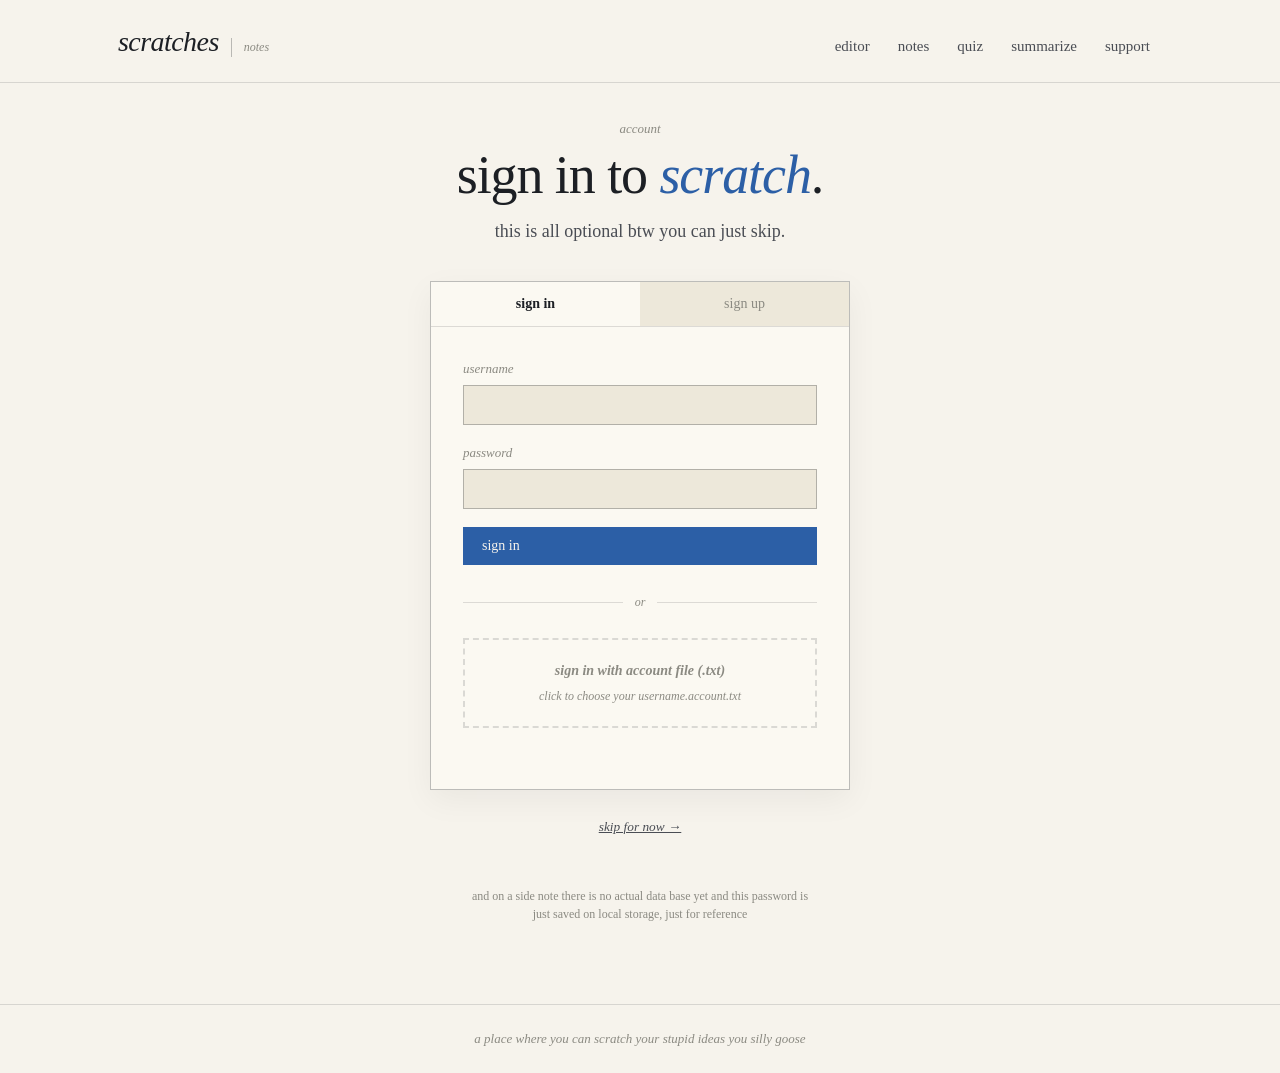
<file: pages/login.html>
<!DOCTYPE html>
<html lang="en">
<head>
  <meta charset="UTF-8" />
  <meta name="viewport" content="width=device-width, initial-scale=1.0" />
  <title>sign in - scratch</title>
  <link rel="stylesheet" href="../styles/styles.css" />
</head>
<body data-page="login">

  <header class="site-header">
    <div class="header-inner">
      <a class="brand" href="../index.html">
        <span class="brand-mark">scratches</span>
        <span class="brand-tag">notes</span>
      </a>
      <nav class="nav">
        <a href="../index.html">editor</a>
        <a href="notes.html">notes</a>
        <a href="quiz.html">quiz</a>
        <a href="summarize.html">summarize</a>
        <a href="support.html">support</a>
      </nav>
    </div>
  </header>

  <main>

    <div class="auth-page">

      <span class="eyebrow" style="text-align: center; display: block;">account</span>
      <h1 class="display" style="text-align: center;">sign in to <em>scratch</em>.</h1>
      <p class="lead" style="text-align: center; margin: 0 auto 36px;">
        this is all optional btw you can just skip.
      </p>

      <div class="auth-card">

        <div class="auth-tabs">
          <button class="auth-tab active" data-tab="signin">sign in</button>
          <button class="auth-tab" data-tab="signup">sign up</button>
        </div>

        <form class="auth-form active" id="form-signin" autocomplete="off">
          <div class="field">
            <label for="signin-user">username</label>
            <input type="text" id="signin-user" autocomplete="username" />
          </div>
          <div class="field">
            <label for="signin-pass">password</label>
            <input type="password" id="signin-pass" autocomplete="current-password" />
          </div>

          <button type="submit" class="btn accent" style="width: 100%;">sign in</button>

          <div class="auth-divider"><span>or</span></div>

          <label class="file-drop">
            <input type="file" id="signin-file" accept=".txt,text/plain" hidden />
            <span class="file-drop-label">sign in with account file (.txt)</span>
            <span class="file-drop-hint">click to choose your <em>username.account.txt</em></span>
          </label>

          <div class="auth-msg" id="signin-msg"></div>
        </form>

        <form class="auth-form" id="form-signup" autocomplete="off">
          <div class="field">
            <label for="signup-user">choose a username</label>
            <input type="text" id="signup-user" autocomplete="username" />
          </div>
          <div class="field">
            <label for="signup-pass">password</label>
            <input type="password" id="signup-pass" autocomplete="new-password" />
          </div>
          <div class="field">
            <label for="signup-pass2">confirm password</label>
            <input type="password" id="signup-pass2" autocomplete="new-password" />
          </div>

          <button type="submit" class="btn accent" style="width: 100%;">create account</button>

          <p class="auth-fineprint">
           You will have a txt file downloaded upon log in, it is totally useless throw it delete it do whatever lol.
          </p>

          <div class="auth-msg" id="signup-msg"></div>
        </form>

      </div>

      <div class="auth-skip-row">
        <button type="button" class="auth-skip-btn" id="auth-skip">skip for now →</button>
      </div>

      <p class="auth-disclaimer">
        and on a side note there is no actual data base yet and this password is just saved on local storage, just for reference
      </p>

    </div>

  </main>

  <footer class="site-footer">
    a place where you can scratch your stupid ideas you silly goose 
  </footer>

  <script src="../js/app.js"></script>
</body>
</html>
</file>
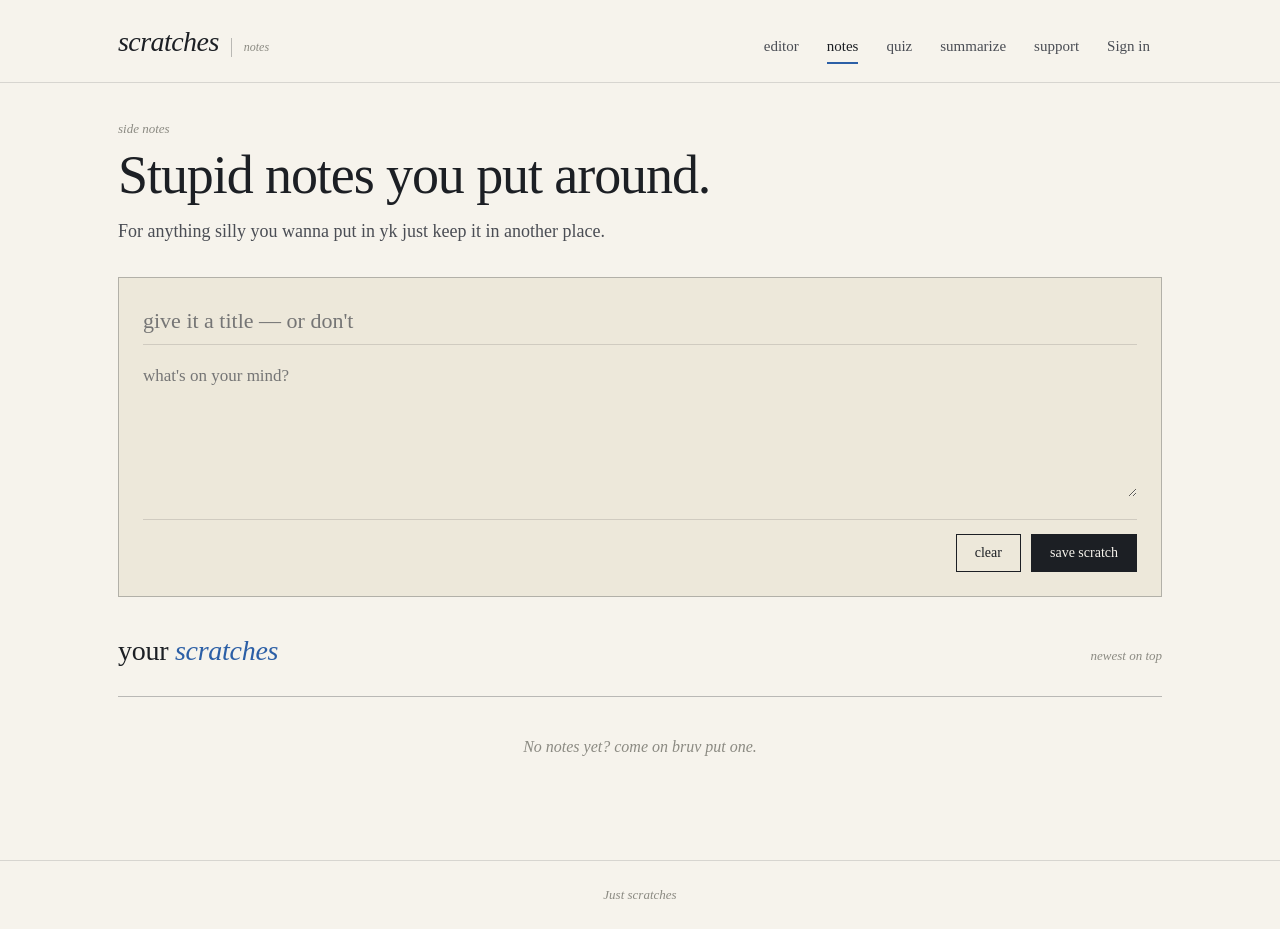
<file: pages/notes.html>
<!DOCTYPE html>
<html lang="en">
<head>
  <meta charset="UTF-8" />
  <meta name="viewport" content="width=device-width, initial-scale=1.0" />
  <title>notes - scratches</title>
  <link rel="stylesheet" href="../styles/styles.css" />
</head>
<body data-page="notes">

  <header class="site-header">
    <div class="header-inner">
      <a class="brand" href="../index.html">
        <span class="brand-mark">scratches</span>
        <span class="brand-tag">notes</span>
      </a>
      <nav class="nav">
        <a href="../index.html">editor</a>
        <a href="notes.html" class="active">notes</a>
        <a href="quiz.html">quiz</a>
        <a href="summarize.html">summarize</a>
        <a href="support.html">support</a>
      </nav>
    </div>
  </header>

  <main>

    <section class="section-head">
      <span class="eyebrow">side notes</span>
      <h1 class="display">Stupid notes you put around.</h1>
      <p class="lead">
        For anything silly you wanna put in yk just keep it in another place.
      </p>
    </section>

    <div class="note-editor">
      <input type="text" id="note-title" placeholder="give it a title — or don't" />
      <textarea id="note-body" placeholder="what's on your mind?"></textarea>
      <div class="note-actions">
        <button class="btn ghost" id="note-clear">clear</button>
        <button class="btn" id="note-save">save scratch</button>
      </div>
    </div>

    <div class="saved-header">
      <h2>your <em>scratches</em></h2>
      <span class="eyebrow" style="margin: 0;">newest on top</span>
    </div>

    <ul class="notes-list" id="notes-list"></ul>
    <div class="empty-state" id="notes-empty">No notes yet? come on bruv put one.</div>

  </main>

  <footer class="site-footer">
       Just scratches
  </footer>

  <script src="../js/app.js"></script>
</body>
</html>
</file>
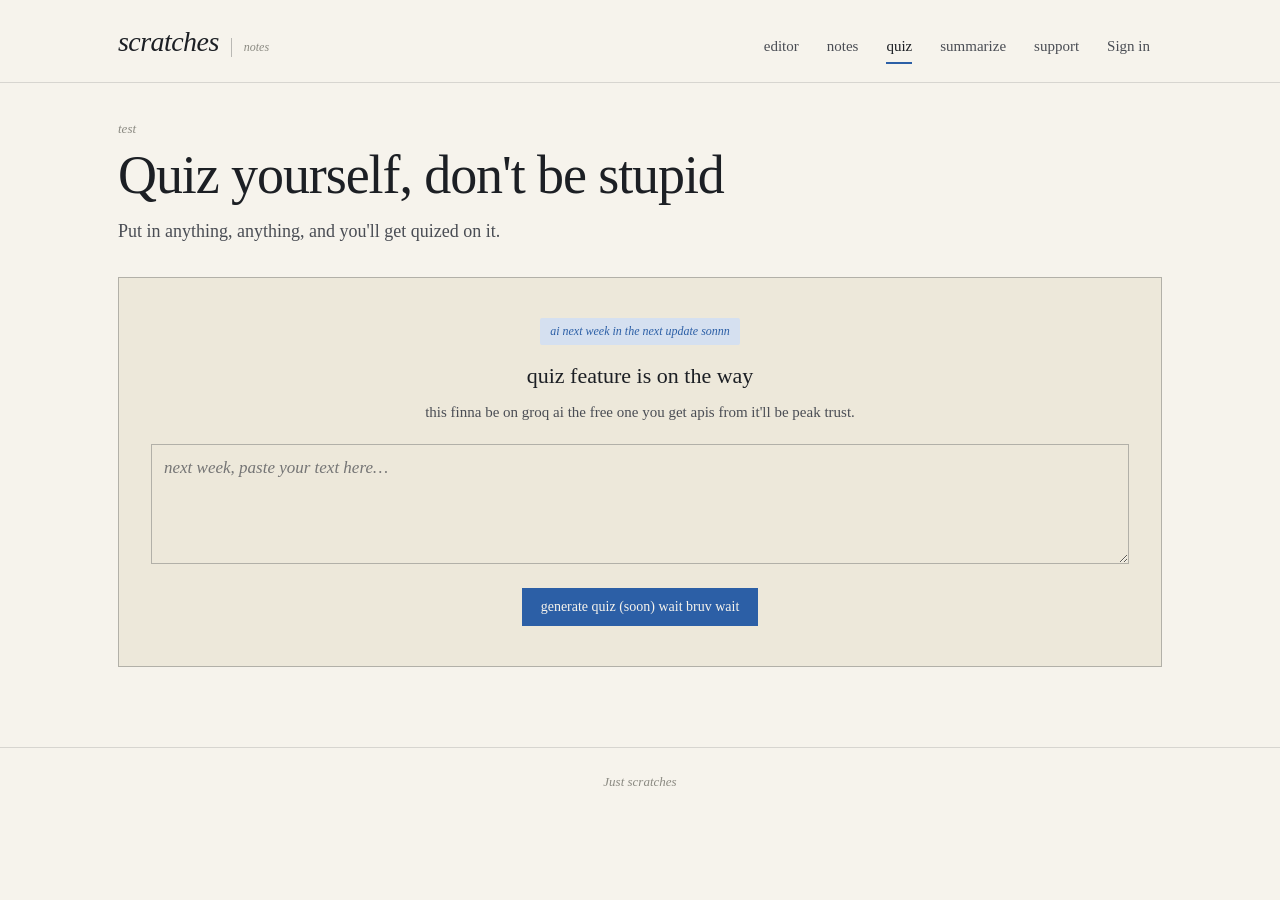
<file: pages/quiz.html>
<!DOCTYPE html>
<html lang="en">
<head>
  <meta charset="UTF-8" />
  <meta name="viewport" content="width=device-width, initial-scale=1.0" />
  <title>quiz - scratch</title>
  <link rel="stylesheet" href="../styles/styles.css" />
</head>
<body data-page="quiz">

  <header class="site-header">
    <div class="header-inner">
      <a class="brand" href="../index.html">
        <span class="brand-mark">scratches</span>
        <span class="brand-tag">notes</span>
      </a>
      <nav class="nav">
        <a href="../index.html">editor</a>
        <a href="notes.html">notes</a>
        <a href="quiz.html" class="active">quiz</a>
        <a href="summarize.html">summarize</a>
        <a href="support.html">support</a>
      </nav>
    </div>
  </header>

  <main>

    <section class="section-head">
      <span class="eyebrow">test</span>
      <h1 class="display">Quiz yourself, don't be stupid</h1>
      <p class="lead">
        Put in anything, anything, and you'll get quized on it.
      </p>
    </section>

    <div class="soon-panel">
      <span class="soon-badge">ai next week in the next update sonnn</span>
      <h3>quiz feature is on the way</h3>
      <p>
        this finna be on groq ai the free one you get apis from it'll be peak trust.
      </p>
      <textarea id="quiz-source-text" placeholder="next week, paste your text here…" disabled style="margin-bottom: 16px; min-height: 120px; font-style: italic;"></textarea>
      <button class="btn accent" id="quiz-coming-btn">generate quiz (soon) wait bruv wait</button>
    </div>

  </main>

  <footer class="site-footer">
       Just scratches
  </footer>

  <script src="../js/app.js"></script>
</body>
</html>
</file>
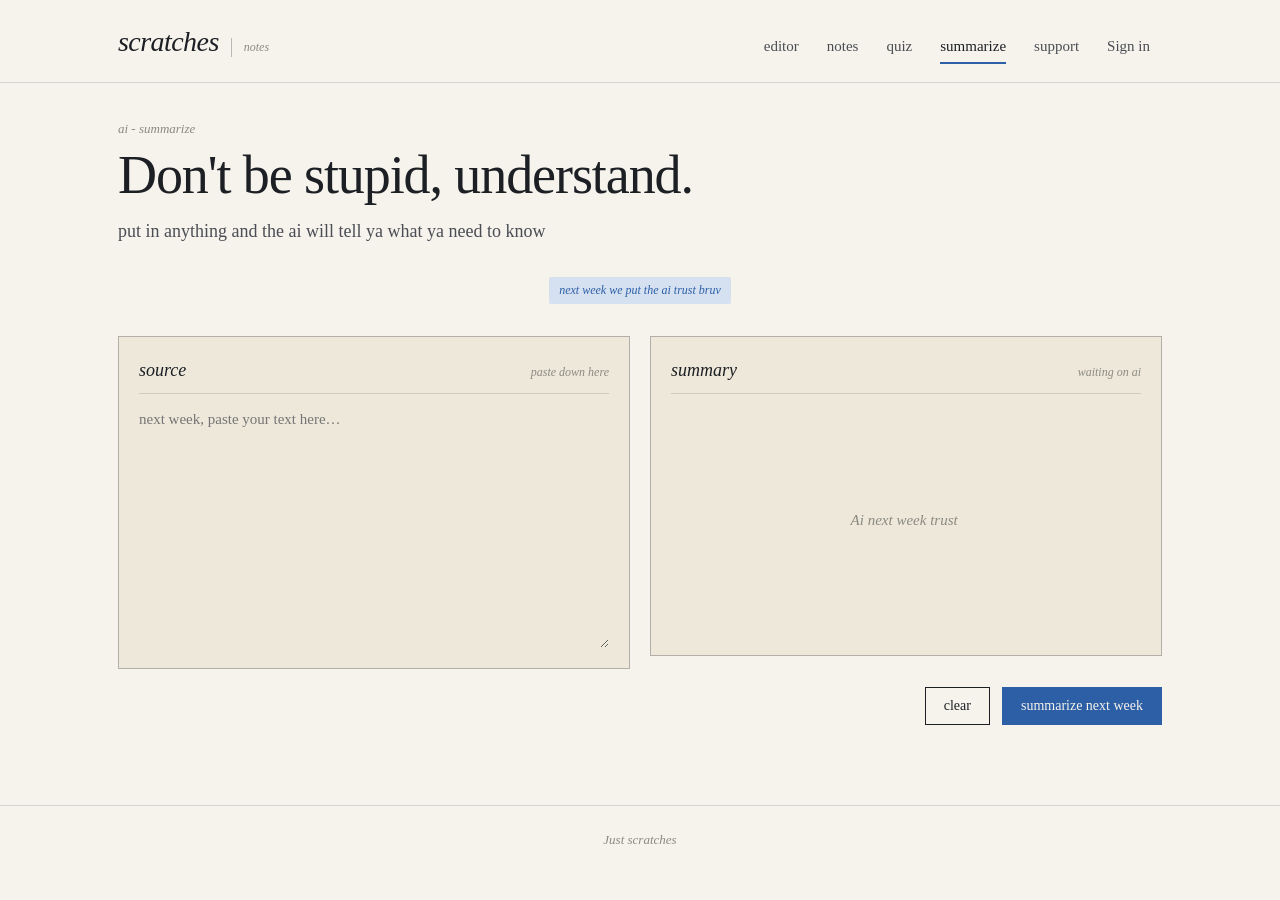
<file: pages/summarize.html>
<!DOCTYPE html>
<html lang="en">
<head>
  <meta charset="UTF-8" />
  <meta name="viewport" content="width=device-width, initial-scale=1.0" />
  <title>summarize - scratches</title>
  <link rel="stylesheet" href="../styles/styles.css" />
</head>
<body data-page="summarize">

  <header class="site-header">
    <div class="header-inner">
      <a class="brand" href="../index.html">
        <span class="brand-mark">scratches</span>
        <span class="brand-tag">notes</span>
      </a>
      <nav class="nav">
        <a href="../index.html">editor</a>
        <a href="notes.html">notes</a>
        <a href="quiz.html">quiz</a>
        <a href="summarize.html" class="active">summarize</a>
        <a href="support.html">support</a>
      </nav>
    </div>
  </header>

  <main>

    <section class="section-head">
      <span class="eyebrow">ai - summarize</span>
      <h1 class="display">Don't be stupid, understand.</h1>
      <p class="lead">
        put in anything and the ai will tell ya what ya need to know
      </p>
    </section>

    <div style="margin-bottom: 18px; text-align: center;">
      <span class="soon-badge">next week we put the ai trust bruv</span>
    </div>

    <div class="sum-grid">

      <div class="sum-panel">
        <div class="sum-panel-header">
          <div class="sum-panel-title">source</div>
          <div class="sum-panel-meta">paste down here</div>
        </div>
        <textarea id="sum-input" placeholder="next week, paste your text here…"></textarea>
      </div>

      <div class="sum-panel">
        <div class="sum-panel-header">
          <div class="sum-panel-title">summary</div>
          <div class="sum-panel-meta">waiting on ai</div>
        </div>
        <div class="sum-output empty" id="sum-output">Ai next week trust </div>
      </div>

    </div>

    <div class="sum-controls">
      <button class="btn ghost" id="sum-clear">clear</button>
      <button class="btn accent" id="sum-run">summarize next week</button>
    </div>

  </main>

  <footer class="site-footer">
       Just scratches
  </footer>

  <script src="../js/app.js"></script>
</body>
</html>
</file>
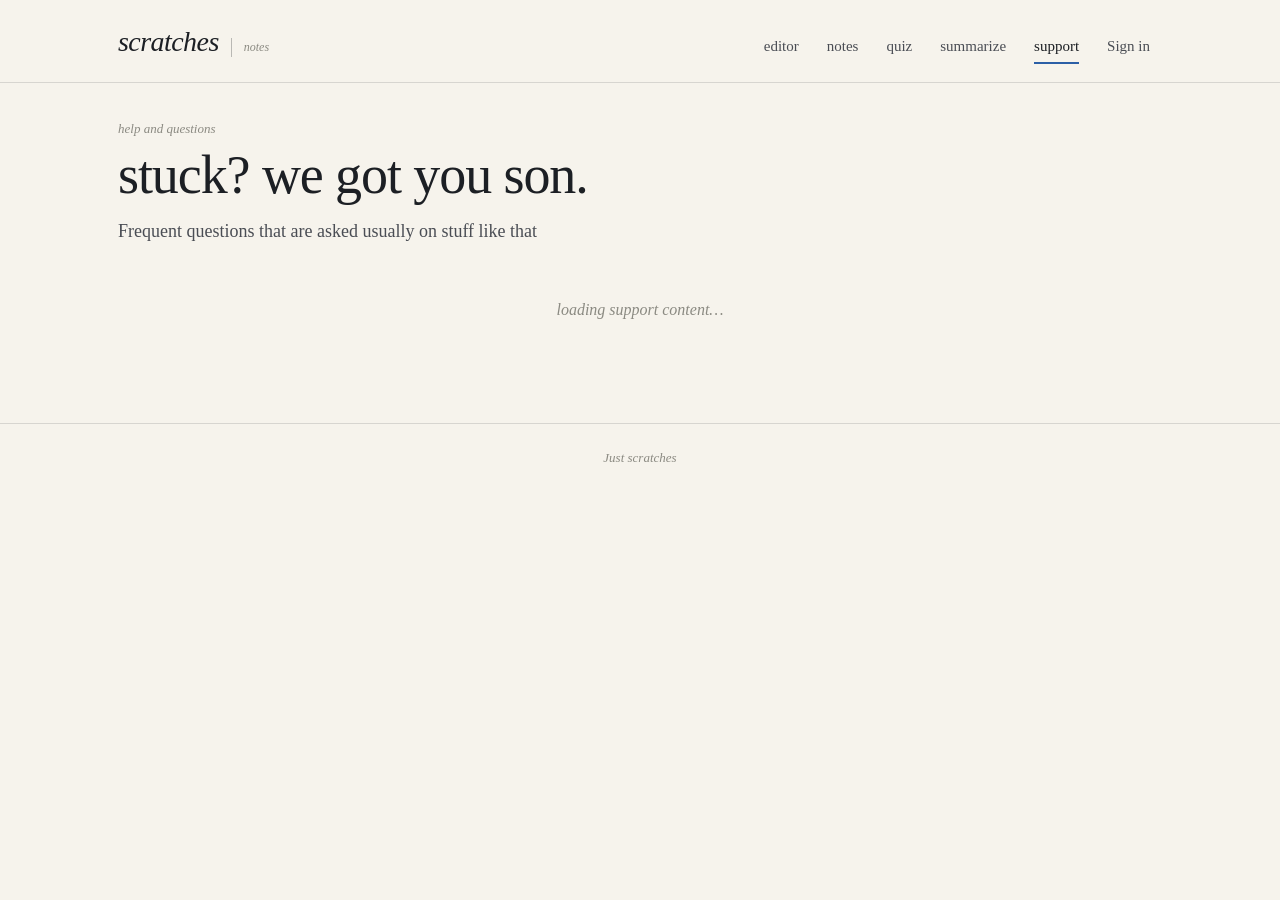
<file: pages/support.html>
<!DOCTYPE html>
<html lang="en">
<head>
  <meta charset="UTF-8" />
  <meta name="viewport" content="width=device-width, initial-scale=1.0" />
  <title>support - scratches</title>
  <link rel="stylesheet" href="../styles/styles.css" />
</head>
<body data-page="support">

  <header class="site-header">
    <div class="header-inner">
      <a class="brand" href="../index.html">
        <span class="brand-mark">scratches</span>
        <span class="brand-tag">notes</span>
      </a>
      <nav class="nav">
        <a href="../index.html">editor</a>
        <a href="notes.html">notes</a>
        <a href="quiz.html">quiz</a>
        <a href="summarize.html">summarize</a>
        <a href="support.html" class="active">support</a>
      </nav>
    </div>
  </header>

  <main>

    <section class="section-head">
      <span class="eyebrow">help and questions</span>
      <h1 class="display">stuck? we got you son.</h1>
      <p class="lead">
        Frequent questions that are asked usually on stuff like that
      </p>
    </section>

    <div id="support-content" class="md-content">
      <p class="md-loading">loading support content…</p>
    </div>

  </main>

  <footer class="site-footer">
       Just scratches
  </footer>

  <script src="../js/app.js"></script>
</body>
</html>
</file>
<file: styles/styles.css>
@import url('https://fonts.googleapis.com/css2?family=Amiri:ital,wght@0,400;0,700;1,400;1,700&family=Tinos:ital,wght@0,400;0,700;1,400;1,700&display=swap');

/*defined varaibles*/

:root {
  /*main paper colors*/
  --paper:        #f6f3ec;
  --paper-warm:   #ede8da;
  --paper-shade:  #e0d9c4;
  --sheet:        #fbf9f2;

  /*ink colors for more specific*/
  --ink:          #1c1f24;
  --ink-soft:     #4a4d54;
  --ink-faint:    #8b8a82;

  /* colors of the main theme */
  --accent:       #2c5fa6;
  --accent-soft:  #6a8fc8;
  --accent-pale:  #d5e0f0;

  /*rules*/
  --rule:         rgba(28, 31, 36, 0.14);
  --rule-strong:  rgba(28, 31, 36, 0.28);

  /* fonts — Times New Roman with Arabic fallback */
  --serif: 'Times New Roman', 'Tinos', 'Amiri', Times, serif;
  --mono:  'Times New Roman', 'Courier New', monospace;

  --max: 1100px;
}

/*clear and reset*/

* { box-sizing: border-box; margin: 0; padding: 0; }

html, body {
  background: var(--paper);
  color: var(--ink);
  font-family: var(--serif);
  font-size: 16px;
  line-height: 1.55;
  min-height: 100vh;
}

:lang(ar), [dir="rtl"] {
  font-size: 1.05em;
  line-height: 1.7;
}

a {
  color: var(--accent);
  text-decoration: underline;
  text-underline-offset: 3px;
}
a:hover { color: var(--ink); }

code {
  font-family: var(--mono);
  font-size: 0.9em;
  background: var(--paper-shade);
  padding: 1px 6px;
  border: 1px solid var(--rule);
}

/*navigation bar*/

.site-header {
  border-bottom: 1px solid var(--rule);
  background: var(--paper);
}

.header-inner {
  max-width: var(--max);
  margin: 0 auto;
  padding: 20px 28px 16px;
  display: flex;
  align-items: baseline;
  justify-content: space-between;
  gap: 24px;
  flex-wrap: wrap;
}

.brand {
  display: flex;
  align-items: baseline;
  gap: 12px;
  text-decoration: none;
  color: var(--ink);
}

.brand-mark {
  font-style: italic;
  font-weight: 400;
  font-size: 28px;
  letter-spacing: -0.02em;
}

.brand-tag {
  font-size: 12px;
  font-style: italic;
  color: var(--ink-faint);
  border-left: 1px solid var(--rule-strong);
  padding-left: 12px;
}

.nav { display: flex; gap: 4px; flex-wrap: wrap; }

.nav a {
  position: relative;
  padding: 8px 12px;
  font-size: 15px;
  color: var(--ink-soft);
  text-decoration: none;
}

.nav a:hover { color: var(--ink); }
.nav a.active { color: var(--ink); }
.nav a.active::after {
  content: '';
  position: absolute;
  left: 12px; right: 12px;
  bottom: 2px;
  height: 2px;
  background: var(--accent);
}

/*general layout*/

main {
  max-width: var(--max);
  margin: 0 auto;
  padding: 36px 28px 80px;
}

.hairline {
  border: none;
  border-top: 1px solid var(--rule);
  margin: 36px 0;
}

.eyebrow {
  display: block;
  font-size: 13px;
  font-style: italic;
  color: var(--ink-faint);
  margin-bottom: 8px;
}

h1.display {
  font-weight: 400;
  font-size: clamp(34px, 5vw, 54px);
  line-height: 1.05;
  letter-spacing: -0.02em;
  margin-bottom: 14px;
}
h1.display em {
  font-style: italic;
  color: var(--accent);
}

.lead {
  font-size: 18px;
  line-height: 1.5;
  max-width: 540px;
  color: var(--ink-soft);
}

h2 {
  font-weight: 400;
  font-size: 28px;
  letter-spacing: -0.01em;
  margin-bottom: 14px;
}
h2 em { font-style: italic; color: var(--accent); }

p { margin-bottom: 12px; }
p:last-child { margin-bottom: 0; }

/*Buttons design */

.btn {
  display: inline-flex;
  align-items: center;
  gap: 8px;
  padding: 10px 18px;
  font-family: var(--serif);
  font-size: 14px;
  text-decoration: none;
  border: 1px solid var(--ink);
  background: var(--ink);
  color: var(--paper);
  cursor: pointer;
  transition: all 0.15s ease;
}

.btn:hover {
  background: var(--accent);
  border-color: var(--accent);
}

.btn.ghost {
  background: transparent;
  color: var(--ink);
}
.btn.ghost:hover {
  background: var(--ink);
  color: var(--paper);
}

.btn.accent {
  background: var(--accent);
  border-color: var(--accent);
}
.btn.accent:hover {
  background: var(--ink);
  border-color: var(--ink);
}

.btn.small { padding: 7px 14px; font-size: 13px; }

button:disabled { opacity: 0.45; cursor: not-allowed; }

/*Api form*/

input[type="text"],
input[type="password"],
textarea {
  width: 100%;
  font-family: var(--serif);
  font-size: 16px;
  color: var(--ink);
  background: var(--paper-warm);
  border: 1px solid var(--rule-strong);
  padding: 10px 12px;
  outline: none;
}

input:focus, textarea:focus {
  border-color: var(--accent);
  background: var(--paper);
}

textarea {
  resize: vertical;
  min-height: 100px;
  line-height: 1.55;
  font-size: 17px;
}

label {
  display: block;
  font-size: 13px;
  font-style: italic;
  color: var(--ink-faint);
  margin-bottom: 6px;
}

.field { margin-bottom: 18px; }

/*txt files main editor*/

.editor-head {
  margin-bottom: 18px;
}

.toolbar {
  display: flex;
  align-items: stretch;
  border: 1px solid var(--rule-strong);
  background: var(--paper-warm);
  margin-bottom: 14px;
  flex-wrap: wrap;
}

.toolbar-group {
  display: flex;
  align-items: center;
  border-right: 1px solid var(--rule-strong);
}
.toolbar-group:last-child { border-right: none; }
.toolbar-group.grow { flex: 1; min-width: 0; }

.tool-btn {
  background: transparent;
  border: none;
  padding: 0 14px;
  height: 38px;
  font-family: var(--serif);
  font-size: 14px;
  color: var(--ink-soft);
  cursor: pointer;
  border-right: 1px solid var(--rule);
}
.tool-btn:last-child { border-right: none; }
.tool-btn:hover { color: var(--ink); background: var(--paper-shade); }
.tool-btn.accent { color: var(--accent); }
.tool-btn.accent:hover { background: var(--accent); color: var(--paper); }

.filename-input {
  flex: 1;
  min-width: 0;
  background: transparent;
  border: none;
  padding: 0 14px;
  font-style: italic;
  font-size: 16px;
  color: var(--ink);
  height: 38px;
}

.filename-input::placeholder {
  color: var(--ink-faint);
  font-style: italic;
}

.font-size-display {
  font-size: 13px;
  color: var(--ink-soft);
  padding: 0 8px;
  min-width: 30px;
  text-align: center;
}

/*Paper main area*/
.sheet {
  background: var(--sheet);
  border: 1px solid var(--rule-strong);
  position: relative;
  min-height: 50vh;
}

.sheet textarea {
  display: block;
  width: 100%;
  min-height: 50vh;
  background: transparent;
  border: none;
  resize: none;
  padding: 40px 48px;
  font-family: var(--serif);
  font-size: 17px;
  line-height: 1.65;
  color: var(--ink);
  outline: none;
}

.sheet textarea::placeholder {
  color: var(--ink-faint);
  font-style: italic;
}

/*stats*/
.stats-bar {
  display: flex;
  justify-content: space-between;
  align-items: center;
  margin-top: 12px;
  padding: 8px 14px;
  border-top: 1px solid var(--rule);
  font-size: 13px;
  color: var(--ink-faint);
  flex-wrap: wrap;
  gap: 8px;
}

.stats-group { display: flex; gap: 18px; flex-wrap: wrap; }

.stat b {
  font-style: italic;
  font-weight: 400;
  font-size: 14px;
  color: var(--ink);
  margin-right: 4px;
}

.save-status {
  display: inline-flex;
  align-items: center;
  gap: 6px;
  font-style: italic;
}

.save-status::before {
  content: '';
  width: 6px; height: 6px;
  background: #2c7a4d;
  border-radius: 50%;
}

.save-status.dirty::before { background: var(--accent); }

/*Ai shortcut easy reach */
.editor-ai {
  display: flex;
  gap: 10px;
  margin-top: 16px;
  flex-wrap: wrap;
  align-items: center;
}

.editor-ai-label {
  font-size: 13px;
  font-style: italic;
  color: var(--ink-faint);
  margin-right: 6px;
}

/*Headers*/

.section-head {
  margin-bottom: 32px;
}

.saved-header {
  display: flex;
  justify-content: space-between;
  align-items: baseline;
  border-bottom: 1px solid var(--rule-strong);
  padding-bottom: 10px;
  margin-bottom: 18px;
  flex-wrap: wrap;
  gap: 8px;
}

.empty-state {
  font-style: italic;
  font-size: 16px;
  color: var(--ink-faint);
  padding: 20px 0;
  text-align: center;
}

/*Notes page*/

.note-editor {
  background: var(--paper-warm);
  border: 1px solid var(--rule-strong);
  padding: 24px;
  margin-bottom: 32px;
}

.note-editor input[type="text"] {
  font-size: 22px;
  background: transparent;
  border: none;
  border-bottom: 1px solid var(--rule);
  padding: 6px 0 10px;
  margin-bottom: 12px;
}

.note-editor input[type="text"]:focus {
  border-bottom-color: var(--accent);
}

.note-editor textarea {
  background: transparent;
  border: none;
  padding: 6px 0;
  min-height: 140px;
}

.note-actions {
  display: flex;
  gap: 10px;
  justify-content: flex-end;
  margin-top: 14px;
  border-top: 1px solid var(--rule);
  padding-top: 14px;
}

.notes-list { list-style: none; }

.note-card {
  background: var(--paper-warm);
  border: 1px solid var(--rule);
  padding: 20px 24px;
  margin-bottom: 14px;
}

.note-card-header {
  display: flex;
  justify-content: space-between;
  align-items: baseline;
  margin-bottom: 8px;
  gap: 14px;
  flex-wrap: wrap;
}

.note-title {
  font-size: 20px;
  font-weight: 500;
}

.note-date {
  font-size: 13px;
  font-style: italic;
  color: var(--ink-faint);
}

.note-body {
  font-size: 16px;
  line-height: 1.55;
  color: var(--ink-soft);
  white-space: pre-wrap;
  margin-bottom: 10px;
}

.note-card-actions {
  display: flex;
  gap: 8px;
  border-top: 1px solid var(--rule);
  padding-top: 10px;
}

/*Coming soon/ ai stuff later place*/

.soon-panel {
  background: var(--paper-warm);
  border: 1px solid var(--rule-strong);
  padding: 40px 32px;
  text-align: center;
}

.soon-badge {
  display: inline-block;
  font-size: 12px;
  font-style: italic;
  color: var(--accent);
  background: var(--accent-pale);
  padding: 4px 10px;
  margin-bottom: 14px;
  border-radius: 2px;
}

.soon-panel h3 {
  font-size: 22px;
  font-weight: 400;
  margin-bottom: 8px;
}

.soon-panel p {
  font-size: 15px;
  color: var(--ink-soft);
  max-width: 460px;
  margin: 0 auto 20px;
}

.sum-grid {
  display: grid;
  grid-template-columns: 1fr 1fr;
  gap: 20px;
  align-items: start;
  margin-bottom: 18px;
}

.sum-panel {
  background: var(--paper-warm);
  border: 1px solid var(--rule-strong);
  padding: 20px;
  min-height: 320px;
  display: flex;
  flex-direction: column;
}

.sum-panel-header {
  display: flex;
  justify-content: space-between;
  align-items: baseline;
  border-bottom: 1px solid var(--rule);
  padding-bottom: 8px;
  margin-bottom: 14px;
  gap: 10px;
}

.sum-panel-title {
  font-style: italic;
  font-size: 18px;
}

.sum-panel-meta {
  font-size: 12px;
  font-style: italic;
  color: var(--ink-faint);
}

.sum-panel textarea {
  flex: 1;
  background: transparent;
  border: none;
  padding: 0;
  font-size: 15px;
  min-height: 240px;
}

.sum-output {
  flex: 1;
  font-size: 15px;
  line-height: 1.55;
  white-space: pre-wrap;
  color: var(--ink);
}

.sum-output.empty {
  font-style: italic;
  color: var(--ink-faint);
  display: flex;
  align-items: center;
  justify-content: center;
}

.sum-controls {
  display: flex;
  gap: 12px;
  flex-wrap: wrap;
  align-items: center;
  justify-content: flex-end;
}

/*Support area*/

.support-section {
  margin-bottom: 36px;
}

.api-card {
  background: var(--paper-warm);
  border: 1px solid var(--rule-strong);
  padding: 22px;
  margin-top: 12px;
}

/*Md files to load in support*/

.md-content {
  font-family: var(--serif);
  color: var(--ink);
  line-height: 1.6;
}

.md-content > * + * { margin-top: 14px; }

.md-content .md-h1 {
  font-size: 28px;
  font-style: italic;
  font-weight: 400;
  color: var(--accent);
  margin-top: 28px;
}
.md-content .md-h1:first-child { margin-top: 0; }

.md-content .md-h2 {
  font-size: 22px;
  font-weight: 500;
  margin-top: 22px;
}

.md-content .md-h3 {
  font-size: 18px;
  font-weight: 600;
  margin-top: 16px;
}

.md-content .md-p {
  font-size: 16px;
  color: var(--ink-soft);
}

.md-content .md-ul,
.md-content .md-ol {
  padding-left: 22px;
  font-size: 16px;
  color: var(--ink-soft);
}

.md-content .md-ul li,
.md-content .md-ol li {
  margin-bottom: 5px;
}

.md-content .md-hr {
  border: none;
  border-top: 1px solid var(--rule);
  margin: 24px 0;
}

.md-content strong { font-weight: 700; color: var(--ink); }
.md-content em { font-style: italic; }

.md-loading {
  font-style: italic;
  color: var(--ink-faint);
  text-align: center;
  padding: 20px 0;
}

.md-content[dir="rtl"] {
  text-align: right;
}

.md-content[dir="rtl"] .md-ul,
.md-content[dir="rtl"] .md-ol {
  padding-left: 0;
  padding-right: 22px;
}

/*Footers*/

.site-footer {
  border-top: 1px solid var(--rule);
  padding: 24px;
  text-align: center;
  font-size: 13px;
  font-style: italic;
  color: var(--ink-faint);
}

.site-footer em {
  color: var(--accent);
  margin: 0 4px;
}

/*Added support to phones and different shit*/

@media (max-width: 880px) {
  .sum-grid { grid-template-columns: 1fr; }
}

@media (max-width: 640px) {
  .header-inner { padding: 14px 16px 12px; gap: 12px; }
  .brand-tag { display: none; }
  .brand-mark { font-size: 24px; }
  .nav a { padding: 6px 10px; font-size: 14px; }
  main { padding: 24px 14px 56px; }

  h1.display { font-size: clamp(26px, 7vw, 36px); }
  .lead { font-size: 16px; }
  h2 { font-size: 22px; }

  .sheet textarea { padding: 26px 20px; font-size: 16px; }
  .toolbar { flex-direction: column; align-items: stretch; }
  .toolbar-group { border-right: none; border-bottom: 1px solid var(--rule); }
  .toolbar-group:last-child { border-bottom: none; }
  .tool-btn { height: 42px; }
  .filename-input { padding: 10px 14px; height: 42px; }

  .stats-bar { flex-direction: column; align-items: flex-start; }
  .editor-ai { flex-direction: column; align-items: stretch; }
  .editor-ai .btn { justify-content: center; }

  .note-editor { padding: 16px; }
  .note-card { padding: 16px 18px; }

  .soon-panel { padding: 28px 18px; }
  .sum-panel { padding: 16px; min-height: 240px; }
}

.auth-page {
  max-width: 420px;
  margin: 0 auto;
}

.auth-card {
  background: var(--sheet);
  border: 1px solid var(--rule-strong);
  margin-top: 24px;
  box-shadow: 0 10px 30px rgba(0,0,0,0.05);
}

.auth-tabs {
  display: flex;
  border-bottom: 1px solid var(--rule);
}

.auth-tab {
  flex: 1;
  padding: 14px;
  background: var(--paper-warm);
  border: none;
  font-family: var(--serif);
  font-size: 14px;
  cursor: pointer;
  color: var(--ink-faint);
  transition: all 0.2s;
}

.auth-tab.active {
  background: var(--sheet);
  color: var(--ink);
  font-weight: bold;
}

.auth-form {
  padding: 32px;
  display: none;
}

.auth-form.active {
  display: block;
}

.auth-divider {
  text-align: center;
  margin: 24px 0;
  position: relative;
}

.auth-divider::before {
  content: '';
  position: absolute;
  top: 50%; left: 0; right: 0;
  height: 1px;
  background: var(--rule);
  z-index: 1;
}

.auth-divider span {
  position: relative;
  z-index: 2;
  background: var(--sheet);
  padding: 0 12px;
  font-size: 12px;
  font-style: italic;
  color: var(--ink-faint);
}

.file-drop {
  display: block;
  border: 2px dashed var(--rule);
  padding: 20px;
  text-align: center;
  cursor: pointer;
  transition: border-color 0.2s;
}

.file-drop:hover {
  border-color: var(--accent-soft);
  background: var(--paper-warm);
}

.file-drop-label {
  display: block;
  font-size: 14px;
  font-weight: bold;
  margin-bottom: 4px;
}

.file-drop-hint {
  font-size: 12px;
  font-style: italic;
  color: var(--ink-faint);
}

.auth-msg {
  margin-top: 16px;
  font-size: 13px;
  text-align: center;
  min-height: 1em;
}

.auth-msg.error { color: #b71c1c; }
.auth-msg.success { color: #2e7d32; }

.auth-page {
  max-width: 420px;
  margin: 0 auto;
}

.auth-card {
  background: var(--sheet);
  border: 1px solid var(--rule-strong);
  margin-top: 24px;
  box-shadow: 0 10px 30px rgba(0,0,0,0.05);
}

.auth-tabs {
  display: flex;
  border-bottom: 1px solid var(--rule);
}

.auth-tab {
  flex: 1;
  padding: 14px;
  background: var(--paper-warm);
  border: none;
  font-family: var(--serif);
  font-size: 14px;
  cursor: pointer;
  color: var(--ink-faint);
  transition: all 0.2s;
}

.auth-tab.active {
  background: var(--sheet);
  color: var(--ink);
  font-weight: bold;
}

.auth-form {
  padding: 32px;
  display: none;
}

.auth-form.active {
  display: block;
}

.auth-divider {
  text-align: center;
  margin: 24px 0;
  position: relative;
}

.auth-divider::before {
  content: '';
  position: absolute;
  top: 50%; left: 0; right: 0;
  height: 1px;
  background: var(--rule);
  z-index: 1;
}

.auth-divider span {
  position: relative;
  z-index: 2;
  background: var(--sheet);
  padding: 0 12px;
  font-size: 12px;
  font-style: italic;
  color: var(--ink-faint);
}

.file-drop {
  display: block;
  border: 2px dashed var(--rule);
  padding: 20px;
  text-align: center;
  cursor: pointer;
  transition: border-color 0.2s;
}

.file-drop:hover {
  border-color: var(--accent-soft);
  background: var(--paper-warm);
}

.file-drop-label {
  display: block;
  font-size: 14px;
  font-weight: bold;
  margin-bottom: 4px;
}

.file-drop-hint {
  font-size: 12px;
  font-style: italic;
  color: var(--ink-faint);
}
.auth-page {
  max-width: 420px;
  margin: 0 auto;
}

.auth-card {
  background: var(--sheet);
  border: 1px solid var(--rule-strong);
  margin-top: 24px;
  box-shadow: 0 10px 30px rgba(0,0,0,0.05);
}

.auth-tabs {
  display: flex;
  border-bottom: 1px solid var(--rule);
}

.auth-tab {
  flex: 1;
  padding: 14px;
  background: var(--paper-warm);
  border: none;
  font-family: var(--serif);
  font-size: 14px;
  cursor: pointer;
  color: var(--ink-faint);
  transition: all 0.2s;
}

.auth-tab.active {
  background: var(--sheet);
  color: var(--ink);
  font-weight: bold;
}

.auth-form {
  padding: 32px;
  display: none;
}

.auth-form.active {
  display: block;
}

.auth-divider {
  text-align: center;
  margin: 24px 0;
  position: relative;
}

.auth-divider::before {
  content: '';
  position: absolute;
  top: 50%; left: 0; right: 0;
  height: 1px;
  background: var(--rule);
  z-index: 1;
}

.auth-divider span {
  position: relative;
  z-index: 2;
  background: var(--sheet);
  padding: 0 12px;
  font-size: 12px;
  font-style: italic;
  color: var(--ink-faint);
}

.file-drop {
  display: block;
  border: 2px dashed var(--rule);
  padding: 20px;
  text-align: center;
  cursor: pointer;
  transition: border-color 0.2s;
}

.file-drop:hover {
  border-color: var(--accent-soft);
  background: var(--paper-warm);
}

.file-drop-label {
  display: block;
  font-size: 14px;
  font-weight: bold;
  margin-bottom: 4px;
}

.file-drop-hint {
  font-size: 12px;
  font-style: italic;
  color: var(--ink-faint);
}

.auth-msg {
  margin-top: 16px;
  font-size: 13px;
  text-align: center;
  min-height: 1em;
}

.auth-msg.error { color: #b71c1c; }
.auth-msg.success { color: #2e7d32; }

.auth-fineprint {
  font-size: 12px;
  color: var(--ink-faint);
  margin-top: 16px;
  line-height: 1.4;
}

.auth-skip-row {
  text-align: center;
  margin-top: 24px;
}

.auth-skip-btn {
  background: none;
  border: none;
  font-family: var(--serif);
  font-style: italic;
  color: var(--ink-soft);
  cursor: pointer;
  text-decoration: underline;
}

.auth-disclaimer {
  margin-top: 48px;
  font-size: 12px;
  color: var(--ink-faint);
  text-align: center;
  max-width: 340px;
  margin-left: auto;
  margin-right: auto;
}
</file>
